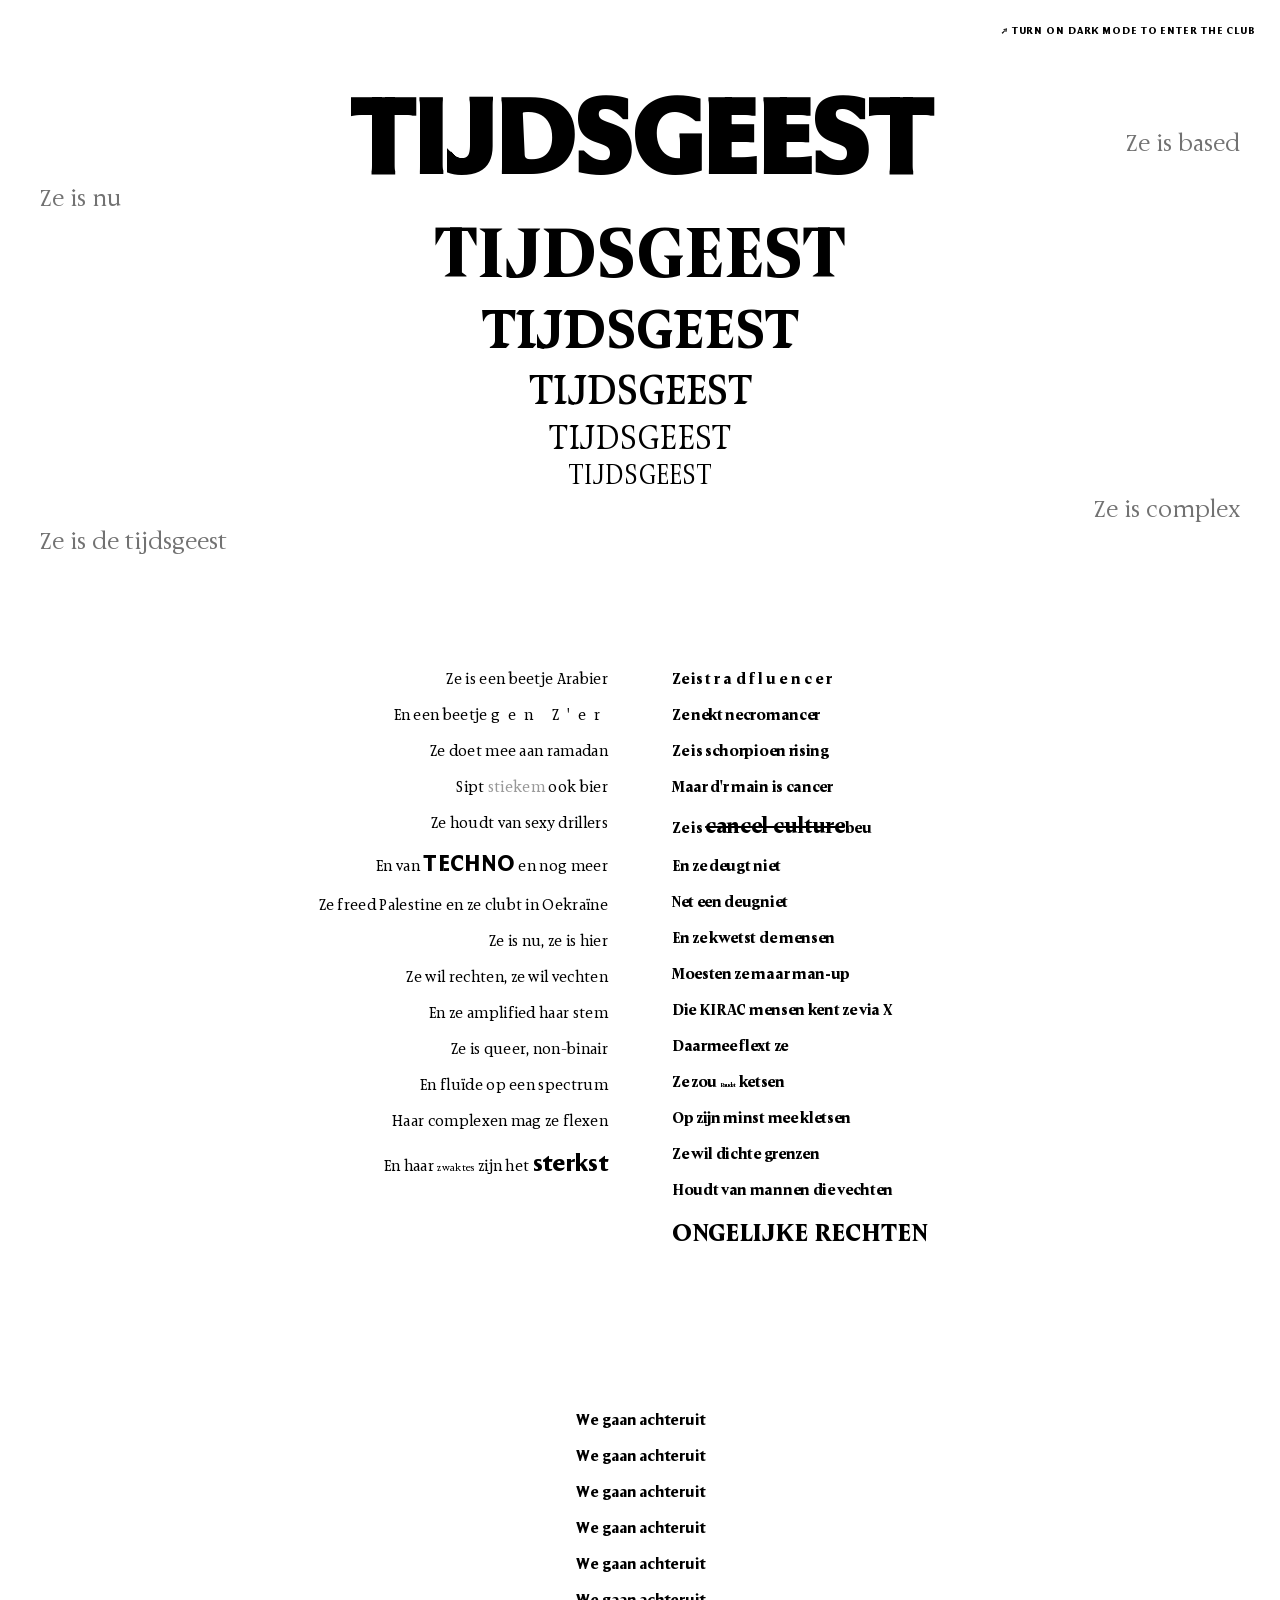
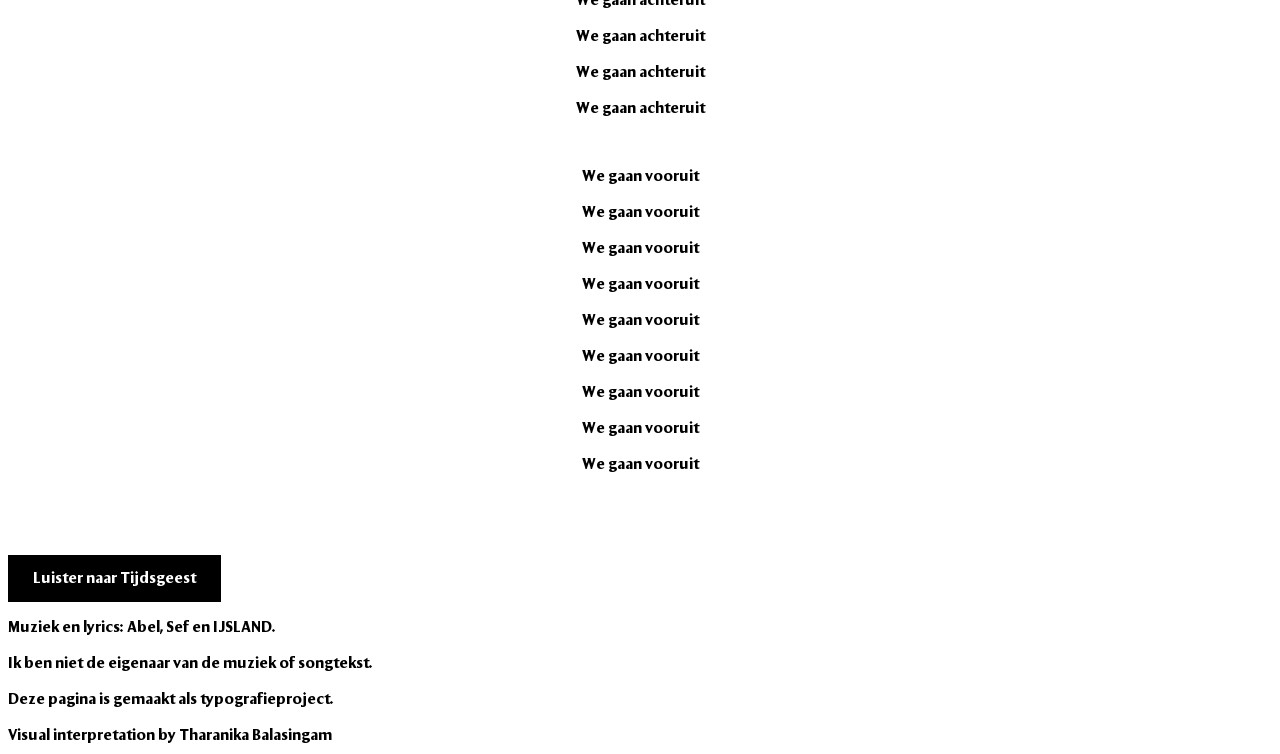
<file: assets/TIJDSGEEST/index.html>
<!doctype html>
<html lang="nl">
  <head>
    <meta charset="UTF-8" />
    <meta name="viewport" content="width=device-width, initial-scale=1.0" />
    <meta http-equiv="X-UA-Compatible" content="ie=edge" />
    <title>Tijdsgeest</title>
    <link rel="stylesheet" href="tijdsgeest.css" />
    <meta name="copyright" content="Design by Tharanika" />
    <meta name="description" content="…" />
    <meta name="keywords" content="…" />
  </head>
  <body>
    <p class="club-hint">
      <span class="hint-light">↗ TURN ON DARK MODE TO ENTER THE CLUB</span>
      <span class="hint-dark">↗ TURN OFF DARK MODE TO RETURN</span>
    </p>
    <div class="clublicht" aria-hidden="true"></div>
    <main>
      <section class="composition">
        <h1>TIJDSGEEST</h1>

        <section class="herhaling">
          <span>TIJDSGEEST</span>
          <span>TIJDSGEEST</span>
          <span>TIJDSGEEST</span>
          <span>TIJDSGEEST</span>
          <span>TIJDSGEEST</span>
        </section>

        <section class="refrein">
          <p>Ze is <span class="nu">nu</span></p>
          <p>Ze is <span class="based">based</span></p>
          <p>Ze is <span class="complex">complex</span></p>
          <p>Ze is de <span class="tijdsgeest">tijdsgeest</span></p>
        </section>
      </section>

      <section class="verses">
        <article class="verse verse--sef">
          <p>Ze is een beetje Arabier</p>
          <p>En een beetje <span class="gen-z">gen Z'er</span></p>
          <p>Ze doet mee aan ramadan</p>
          <p>Sipt <span class="stiekem">stiekem</span> ook bier</p>
          <p>Ze houdt van sexy drillers</p>
          <p>En van <span class="techno">TECHNO</span> en nog meer</p>
          <p>
            Ze freed <span class="palestine">Palestine</span> en ze clubt in
            Oekraïne
          </p>
          <p>Ze is nu, ze is hier</p>
          <p>Ze wil rechten, ze wil vechten</p>
          <p>En ze amplified haar stem</p>
          <p>Ze is queer, non-binair</p>
          <p>En <span class="fluide">fluïde</span> op een spectrum</p>
          <p>Haar complexen mag ze flexen</p>
          <p>
            En haar <span class="zwaktes">zwaktes</span> zijn het
            <span class="sterkst">sterkst</span>
          </p>
        </article>

        <article class="verse verse--abel">
          <p>Ze is <span class="tradfluencer">tradfluencer</span></p>
          <p>Ze nekt <span class="necromancer">necromancer</span></p>
          <p>
            Ze is <span class="schorpioen">schorpioen</span>
            <span class="rising">rising</span>
          </p>
          <p>Maar d'r main is cancer</p>
          <p>Ze is <span class="cancel-culture">cancel culture</span>beu</p>
          <p>En ze deugt niet</p>
          <p>Net een deugniet</p>
          <p>En ze kwetst de mensen</p>
          <p>Moesten ze maar man-up</p>
          <p>Die <span class="kirac">KIRAC</span> mensen kent ze via X</p>
          <p>Daarmee flext ze</p>
          <p>Ze zou <span class="baudet">Baudet</span> ketsen</p>
          <p>Op zijn minst mee kletsen</p>
          <p>Ze wil dichte grenzen</p>
          <p>Houdt van mannen die vechten</p>
          <p><span class="ongelijke-rechten">ONGELIJKE RECHTEN</span></p>
        </article>
      </section>

      <section class="beweging">
        <div class="achteruit">
          <p>We gaan achteruit</p>
          <p>We gaan achteruit</p>
          <p>We gaan achteruit</p>
          <p>We gaan achteruit</p>
          <p>We gaan achteruit</p>
          <p>We gaan achteruit</p>
          <p>We gaan achteruit</p>
          <p>We gaan achteruit</p>
          <p>We gaan achteruit</p>
        </div>

        <div class="vooruit">
          <p>We gaan vooruit</p>
          <p>We gaan vooruit</p>
          <p>We gaan vooruit</p>
          <p>We gaan vooruit</p>
          <p>We gaan vooruit</p>
          <p>We gaan vooruit</p>
          <p>We gaan vooruit</p>
          <p>We gaan vooruit</p>
          <p>We gaan vooruit</p>
        </div>
      </section>
    </main>

    <footer class="credits">
      <a
        class="muziek-link"
        href="https://www.youtube.com/watch?v=8NNzJ-lU4O8&list=RD8NNzJ-lU4O8&start_radio=1"
        target="_blank"
        rel="noopener noreferrer"
      >
        Luister naar Tijdsgeest
      </a>

      <p>Muziek en lyrics: Abel, Sef en IJSLAND.</p>
      <p>Ik ben niet de eigenaar van de muziek of songtekst.</p>
      <p>Deze pagina is gemaakt als typografieproject.</p>

      Visual interpretation by Tharanika Balasingam
    </footer>
  </body>
</html>
</file>
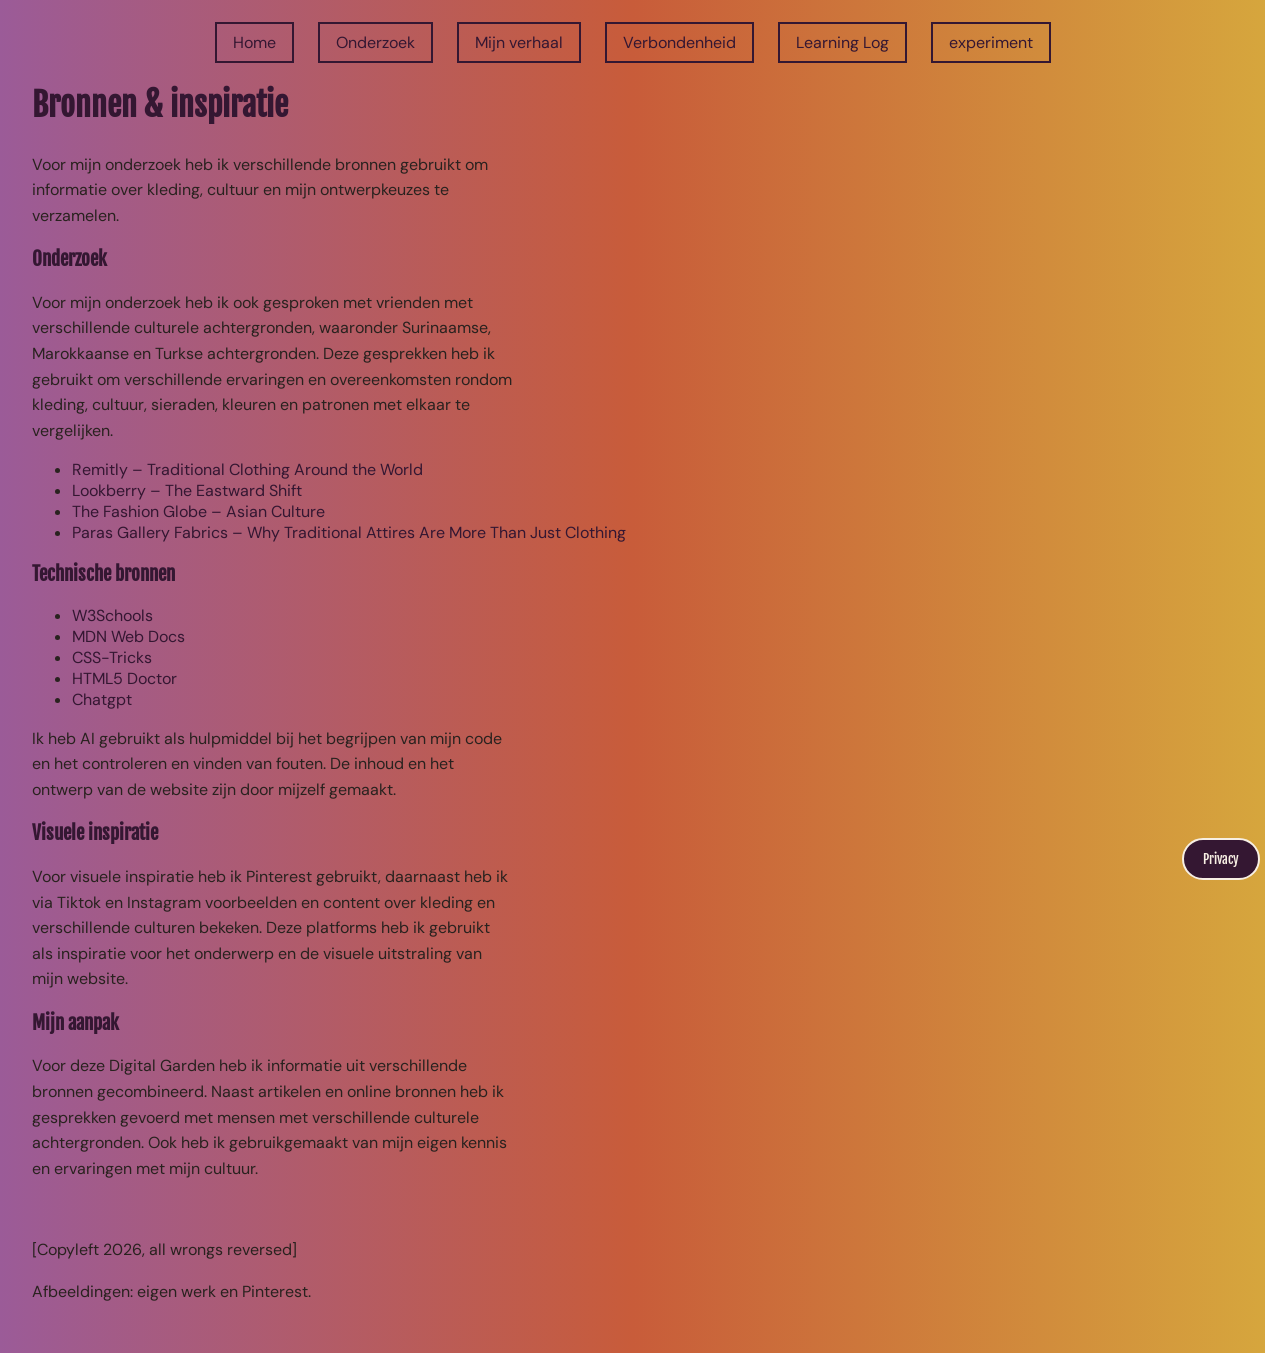
<file: log.html>
<!doctype html>
<html lang="nl">
  <head>
    <meta charset="UTF-8" />
    <meta name="viewport" content="width=device-width, initial-scale=1.0" />
    <meta name="author" content="Tharanika Balasingam" />
    <meta name="color-scheme" content="dark light" />

    <link rel="preconnect" href="https://fonts.googleapis.com" />
    <link rel="preconnect" href="https://fonts.gstatic.com" crossorigin />
    <link
      href="https://fonts.googleapis.com/css2?family=DM+Sans:ital,opsz,wght@0,9..40,100..1000;1,9..40,100..1000&family=Fjalla+One&display=swap"
      rel="stylesheet"
    />
    <title>Onderzoek - Kleding & Cultuur</title>
    <script src="./assets/js/scripts.js" defer></script>

    <link rel="stylesheet" href="./assets/style/normal.css" />
  </head>
  <body>
    <nav>
      <button class="menu-button" type="button" onclick="toggleMenu()">
        ☶
      </button>

      <ul>
        <li><a href="./index.html">Home</a></li>
        <li><a href="./log.html">Onderzoek</a></li>
        <li><a href="./research.html">Mijn verhaal</a></li>
        <li><a href="./story.html">Verbondenheid</a></li>
        <li>
          <a href="https://github.com/Tharanika222/sandbox/blob/main/README.md"
            >Learning Log</a
          >
        </li>
        <li><a href="./assets/TIJDSGEEST/index.html">experiment</a></li>
      </ul>
    </nav>

    <button
      class="privacy-button"
      commandfor="cookieModal"
      command="show-modal"
    >
      Privacy
    </button>

    <section class="bronnen">
      <h2>Bronnen & inspiratie</h2>

      <p>
        Voor mijn onderzoek heb ik verschillende bronnen gebruikt om informatie
        over kleding, cultuur en mijn ontwerpkeuzes te verzamelen.
      </p>

      <h3>Onderzoek</h3>
      <p>
        Voor mijn onderzoek heb ik ook gesproken met vrienden met verschillende
        culturele achtergronden, waaronder Surinaamse, Marokkaanse en Turkse
        achtergronden. Deze gesprekken heb ik gebruikt om verschillende
        ervaringen en overeenkomsten rondom kleding, cultuur, sieraden, kleuren
        en patronen met elkaar te vergelijken.
      </p>

      <ul>
        <li>
          <a
            href="https://www.remitly.com/blog/en-gb/culture/traditional-clothing-around-the-world/"
            target="_blank"
            rel="noopener noreferrer"
          >
            Remitly – Traditional Clothing Around the World
          </a>
        </li>
        <li>
          <a
            href="https://www.lookberry.com/blog/the-eastward-shift-why-asian-street-style-now-dominates-global-fashion"
            target="_blank"
            >Lookberry – The Eastward Shift</a
          >
        </li>
        <li>
          <a
            href="https://thefashionglobe.com/asian-culture/"
            target="_blank"
            rel="noopener noreferrer"
          >
            The Fashion Globe – Asian Culture
          </a>
        </li>
        <li>
          <a
            href="https://parasgalleryfabrics.com/blogs/news/why-traditional-attires-are-more-than-just-clothing-a-cultural-perspective"
            target="_blank"
            >Paras Gallery Fabrics – Why Traditional Attires Are More Than Just
            Clothing</a
          >
        </li>
      </ul>

      <h3>Technische bronnen</h3>
      <ul>
        <li>
          <a href="https://www.w3schools.com/" target="_blank">W3Schools</a>
        </li>
        <li>
          <a href="https://developer.mozilla.org/en-US/" target="_blank"
            >MDN Web Docs</a
          >
        </li>
        <li>
          <a href="https://css-tricks.com/" target="_blank">CSS-Tricks</a>
        </li>
        <li>
          <a href="https://html5doctor.com/element-index/#s" target="_blank"
            >HTML5 Doctor</a
          >
        </li>
        <li><a href="https://chatgpt.com/" target="_blank">Chatgpt</a></li>
      </ul>

      <p>
        Ik heb AI gebruikt als hulpmiddel bij het begrijpen van mijn code en het
        controleren en vinden van fouten. De inhoud en het ontwerp van de
        website zijn door mijzelf gemaakt.
      </p>

      <h3>Visuele inspiratie</h3>
      <p>
        Voor visuele inspiratie heb ik Pinterest gebruikt, daarnaast heb ik via
        Tiktok en Instagram voorbeelden en content over kleding en verschillende
        culturen bekeken. Deze platforms heb ik gebruikt als inspiratie voor het
        onderwerp en de visuele uitstraling van mijn website.
      </p>

      <h3>Mijn aanpak</h3>
      <p>
        Voor deze Digital Garden heb ik informatie uit verschillende bronnen
        gecombineerd. Naast artikelen en online bronnen heb ik gesprekken
        gevoerd met mensen met verschillende culturele achtergronden. Ook heb ik
        gebruikgemaakt van mijn eigen kennis en ervaringen met mijn cultuur.
      </p>
    </section>

    <footer>
      <p>[Copyleft 2026, all wrongs reversed]</p>
      <p>Afbeeldingen: eigen werk en Pinterest.</p>
    </footer>

    <dialog id="cookieModal">
      <form id="cookieForm">
        <h2>Privacy & cookies</h2>

        <p>
          Op deze website worden enkele diensten gebruikt. Hieronder kun je zien
          welke noodzakelijk zijn en voor welke onderdelen je zelf een keuze
          kunt maken.
        </p>

        <section>
          <h3>Noodzakelijk</h3>

          <label>
            <input type="checkbox" checked disabled />
            GitHub Pages
          </label>

          <p>
            GitHub Pages is nodig om deze website te hosten en kan daarom niet
            worden uitgeschakeld.
          </p>
        </section>

        <section>
          <h3>Optioneel</h3>

          <label>
            <input type="checkbox" name="webring" id="webringCheckbox" />
            Webring
          </label>

          <p>
            Met de webring kun je andere Digital Gardens ontdekken en tussen
            verschillende websites navigeren.
          </p>
        </section>

        <button type="submit" name="action" value="save">Opslaan</button>

        <button type="submit" name="action" value="reject">Weigeren</button>
      </form>
    </dialog>
  </body>
</html>
</file>
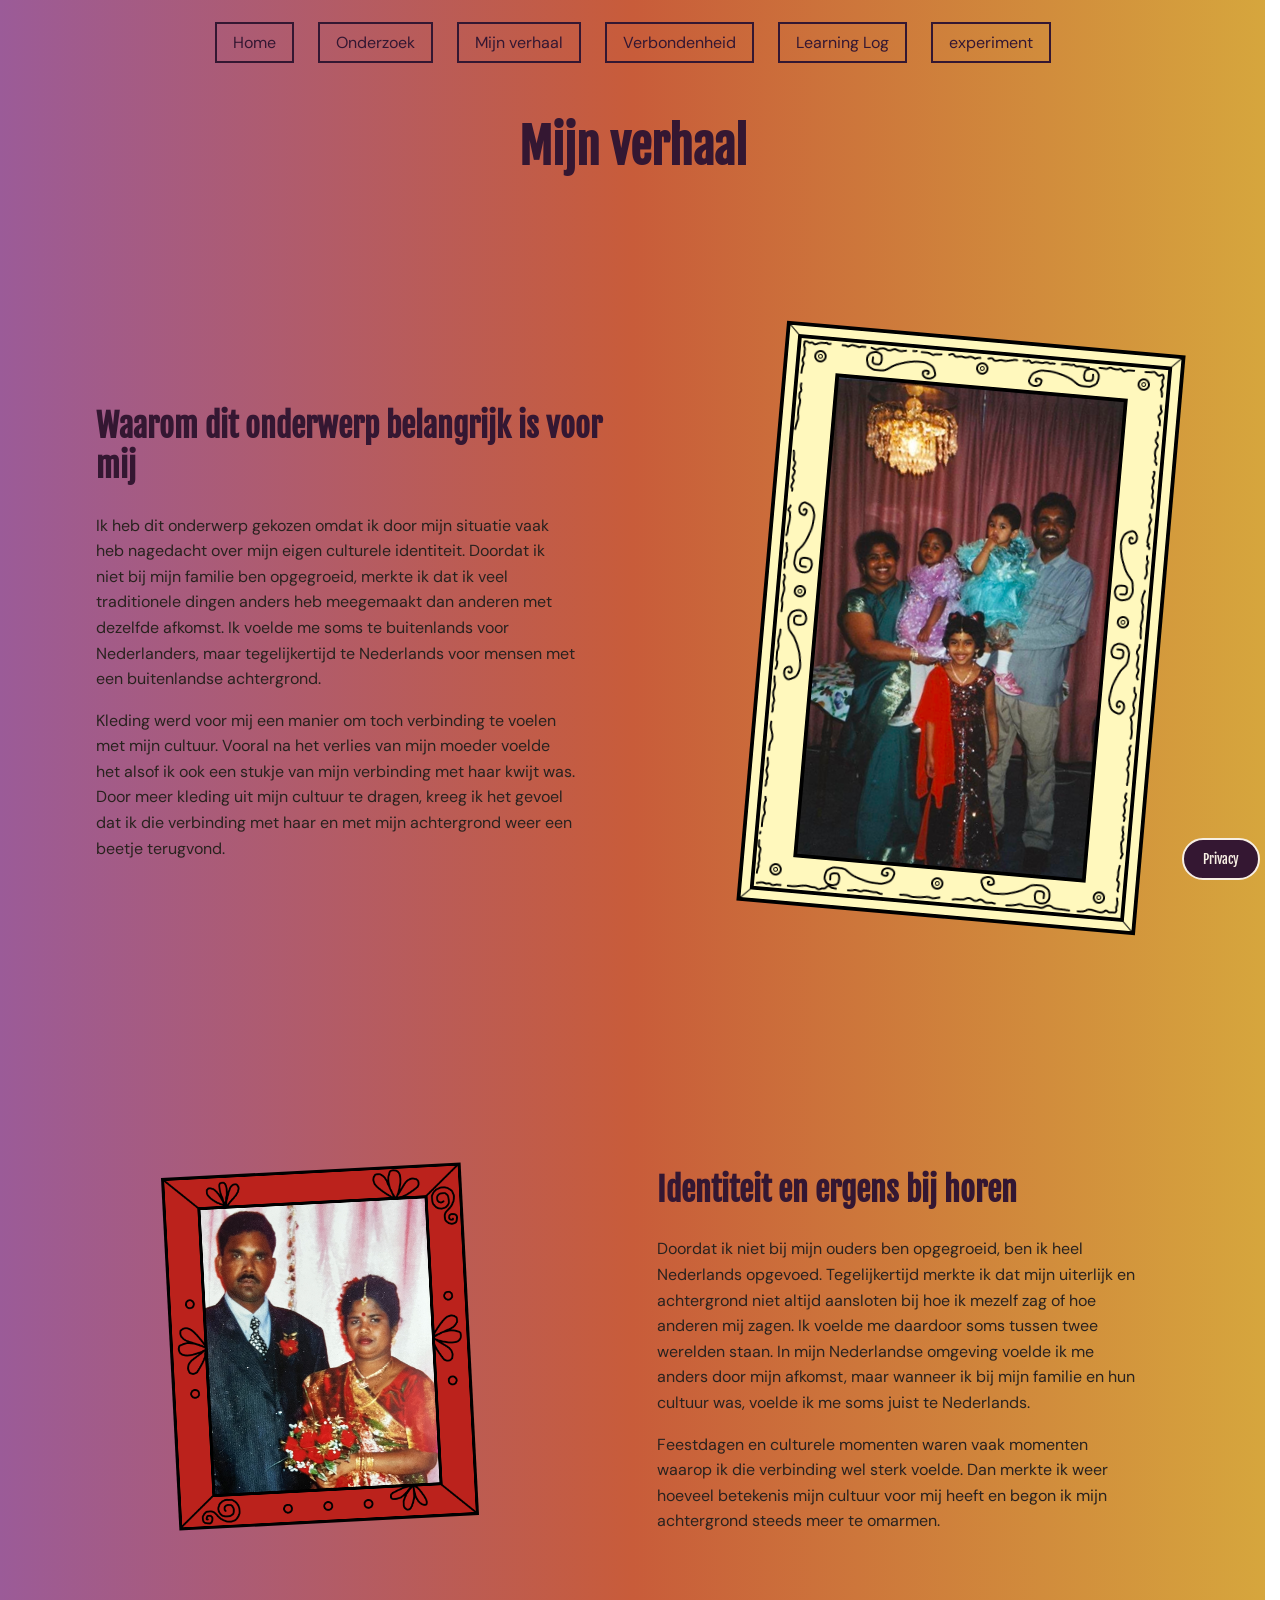
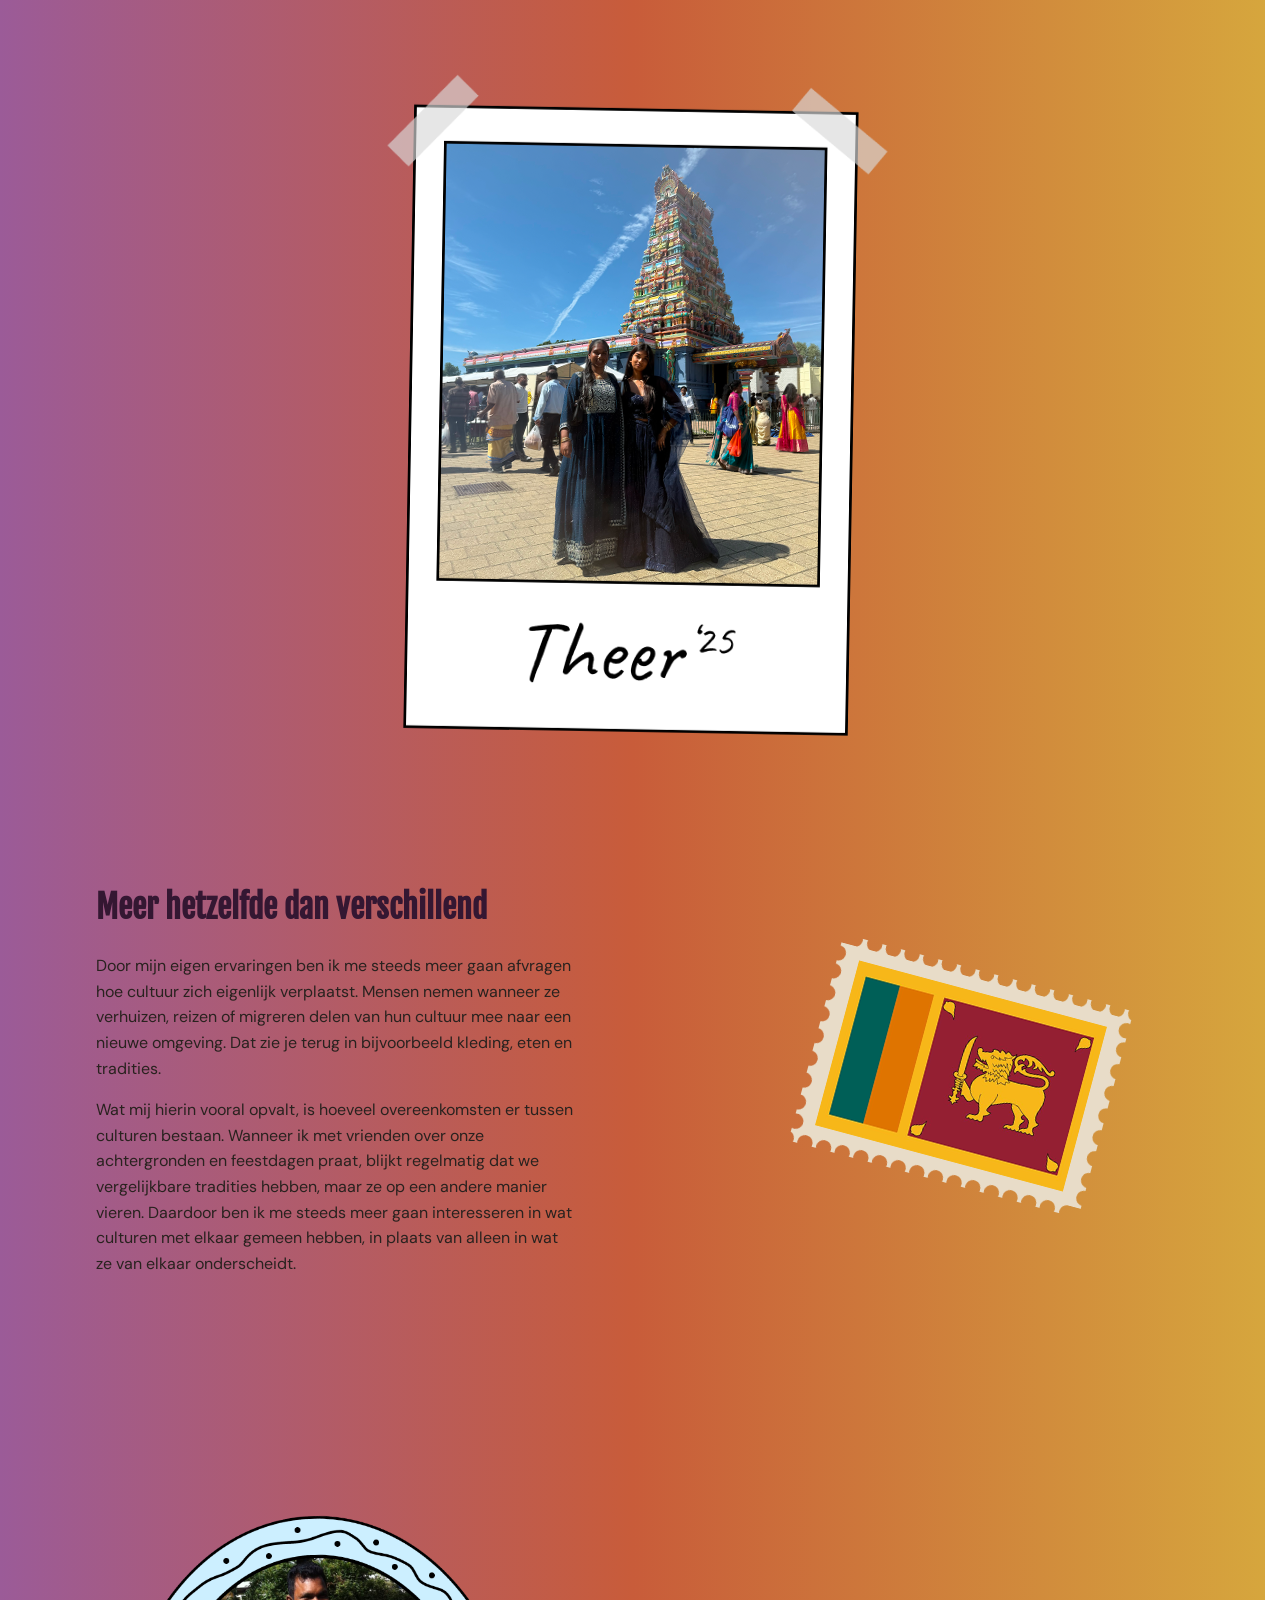
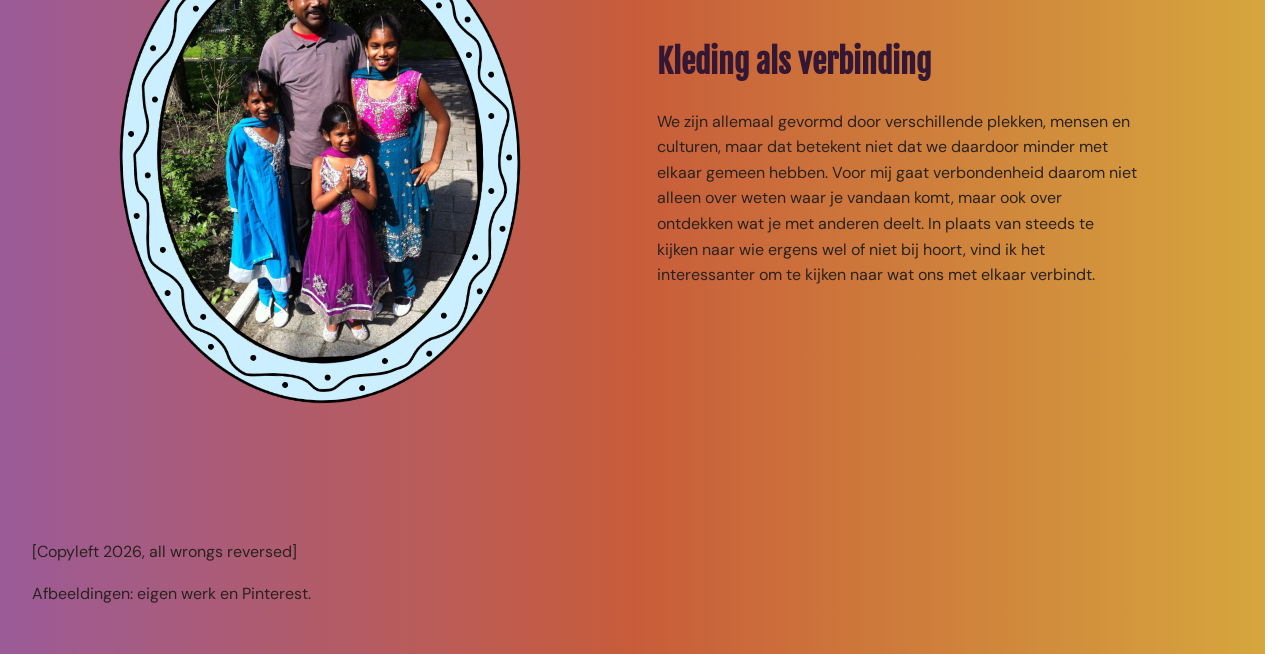
<file: research.html>
<!doctype html>
<html lang="nl">
  <head>
    <meta charset="UTF-8" />
    <meta name="viewport" content="width=device-width, initial-scale=1.0" />
    <meta name="author" content="Tharanika Balasingam" />
    <meta name="color-scheme" content="dark light" />

    <link rel="preconnect" href="https://fonts.googleapis.com" />
    <link rel="preconnect" href="https://fonts.gstatic.com" crossorigin />
    <link
      href="https://fonts.googleapis.com/css2?family=DM+Sans:ital,opsz,wght@0,9..40,100..1000;1,9..40,100..1000&family=Fjalla+One&display=swap"
      rel="stylesheet"
    />
    <title>Mijn verhaal - Kleding & Cultuur</title><script
     src="./assets/js/scripts.js" defer></script>

    <link rel="stylesheet" href="./assets/style/normal.css" />
  </head>
   <nav>
      <button class="menu-button" type="button" onclick="toggleMenu()">
        ☶
      </button>

      <ul>
        <li><a href="./index.html">Home</a></li>
        <li><a href="./log.html">Onderzoek</a></li>
        <li><a href="./research.html">Mijn verhaal</a></li>
        <li><a href="./story.html">Verbondenheid</a></li>
        <li>
          <a href="https://github.com/Tharanika222/sandbox/blob/main/README.md">Learning Log</a>
        </li>
        <li><a href="./assets/TIJDSGEEST/index.html">experiment</a></li>
      </ul>
    </nav>

    
    <button
      class="privacy-button"
      commandfor="cookieModal"
      command="show-modal"
    >
      Privacy
    </button>

   <main class="mijn-verhaal">
  <h1>Mijn verhaal</h1>

 <section class="verhaal-blok tekst-links tekst-links-binnen">
    <div class="verhaal-tekst">
      <h2>Waarom dit onderwerp belangrijk is voor mij</h2>

      <p>
        Ik heb dit onderwerp gekozen omdat ik door mijn situatie vaak heb
        nagedacht over mijn eigen culturele identiteit. Doordat ik niet bij
        mijn familie ben opgegroeid, merkte ik dat ik veel traditionele dingen
        anders heb meegemaakt dan anderen met dezelfde afkomst. Ik voelde me
        soms te buitenlands voor Nederlanders, maar tegelijkertijd te
        Nederlands voor mensen met een buitenlandse achtergrond.
      </p>

      <p>
        Kleding werd voor mij een manier om toch verbinding te voelen met mijn
        cultuur. Vooral na het verlies van mijn moeder voelde het alsof ik ook
        een stukje van mijn verbinding met haar kwijt was. Door meer kleding
        uit mijn cultuur te dragen, kreeg ik het gevoel dat ik die verbinding
        met haar en met mijn achtergrond weer een beetje terugvond.
      </p>
    </div>

    <figure class="foto-verhaal goud">
      <img src="./assets/fotolijstje-goud.png" alt="Mijn familie" />
      <figcaption class="foto-tekst"></figcaption>
    </figure>
  </section>

  <section class="verhaal-blok foto-links">
    <figure class="foto-verhaal rood">
      <img src="./assets/rode-foto.png" alt="Mijn ouders" />
      <figcaption class="foto-tekst"></figcaption>
    </figure>

    <div class="verhaal-tekst">
      <h2>Identiteit en ergens bij horen</h2>

      <p>
        Doordat ik niet bij mijn ouders ben opgegroeid, ben ik heel Nederlands
        opgevoed. Tegelijkertijd merkte ik dat mijn uiterlijk en achtergrond
        niet altijd aansloten bij hoe ik mezelf zag of hoe anderen mij zagen.
        Ik voelde me daardoor soms tussen twee werelden staan. In mijn
        Nederlandse omgeving voelde ik me anders door mijn afkomst, maar
        wanneer ik bij mijn familie en hun cultuur was, voelde ik me soms
        juist te Nederlands.
      </p>

      <p>
        Feestdagen en culturele momenten waren vaak momenten waarop ik die
        verbinding wel sterk voelde. Dan merkte ik weer hoeveel betekenis mijn
        cultuur voor mij heeft en begon ik mijn achtergrond steeds meer te
        omarmen.
      </p>
    </div>
  </section>

  <section class="foto-verhaal polaroid">
    <img src="./assets/polaroid.png" alt="Theer festival" />
    <figcaption class="foto-tekst"></figcaption>
  </section>

  <section class="verhaal-blok tekst-links tekst-links-binnen">
    <div class="verhaal-tekst">
      <h2>Meer hetzelfde dan verschillend</h2>

      <p>
        Door mijn eigen ervaringen ben ik me steeds meer gaan afvragen hoe
        cultuur zich eigenlijk verplaatst. Mensen nemen wanneer ze verhuizen,
        reizen of migreren delen van hun cultuur mee naar een nieuwe omgeving.
        Dat zie je terug in bijvoorbeeld kleding, eten en tradities.
      </p>

      <p>
        Wat mij hierin vooral opvalt, is hoeveel overeenkomsten er tussen
        culturen bestaan. Wanneer ik met vrienden over onze achtergronden en
        feestdagen praat, blijkt regelmatig dat we vergelijkbare tradities
        hebben, maar ze op een andere manier vieren. Daardoor ben ik me steeds
        meer gaan interesseren in wat culturen met elkaar gemeen hebben, in
        plaats van alleen in wat ze van elkaar onderscheidt.
      </p>
    </div>

    <figure class="foto-verhaal postzegel">
      <img src="./assets/postzegel.png" alt="Sri Lanka" />
      <figcaption class="foto-tekst"></figcaption>
    </figure>
  </section>

  <section class="verhaal-blok foto-links">
    <figure class="foto-verhaal blauwe">
      <img
        src="./assets/blauwe-fotolijst.png"
        alt="Traditionele kleding"
      />
      <figcaption class="foto-tekst"></figcaption>
    </figure>

    <div class="verhaal-tekst">
      <h2>Kleding als verbinding</h2>

      <p>
        We zijn allemaal gevormd door verschillende plekken, mensen en
        culturen, maar dat betekent niet dat we daardoor minder met elkaar
        gemeen hebben. Voor mij gaat verbondenheid daarom niet alleen over
        weten waar je vandaan komt, maar ook over ontdekken wat je met anderen
        deelt. In plaats van steeds te kijken naar wie ergens wel of niet bij
        hoort, vind ik het interessanter om te kijken naar wat ons met elkaar
        verbindt.
      </p>
    </div>
  </section>
</main>

    <footer> <p>[Copyleft 2026, all wrongs reversed]</p>
      <p>Afbeeldingen: eigen werk en Pinterest.</p></footer>

    
    <dialog id="cookieModal">
      <form id="cookieForm">
        <h2>Privacy & cookies</h2>

        <p>
          Op deze website worden enkele diensten gebruikt. Hieronder kun je zien
          welke noodzakelijk zijn en voor welke onderdelen je zelf een keuze
          kunt maken.
        </p>

        <section>
          <h3>Noodzakelijk</h3>

          <label>
            <input type="checkbox" checked disabled />
            GitHub Pages
          </label>

          <p>
            GitHub Pages is nodig om deze website te hosten en kan daarom niet
            worden uitgeschakeld.
          </p>
        </section>

        <section>
          <h3>Optioneel</h3>

          <label>
            <input type="checkbox" name="webring" id="webringCheckbox" />
            Webring
          </label>

          <p>
            Met de webring kun je andere Digital Gardens ontdekken en tussen
            verschillende websites navigeren.
          </p>
        </section>

        <button type="submit" name="action" value="save">Opslaan</button>

        <button type="submit" name="action" value="reject">Weigeren</button>
      </form>
    </dialog>
  </body>
</html>
</file>
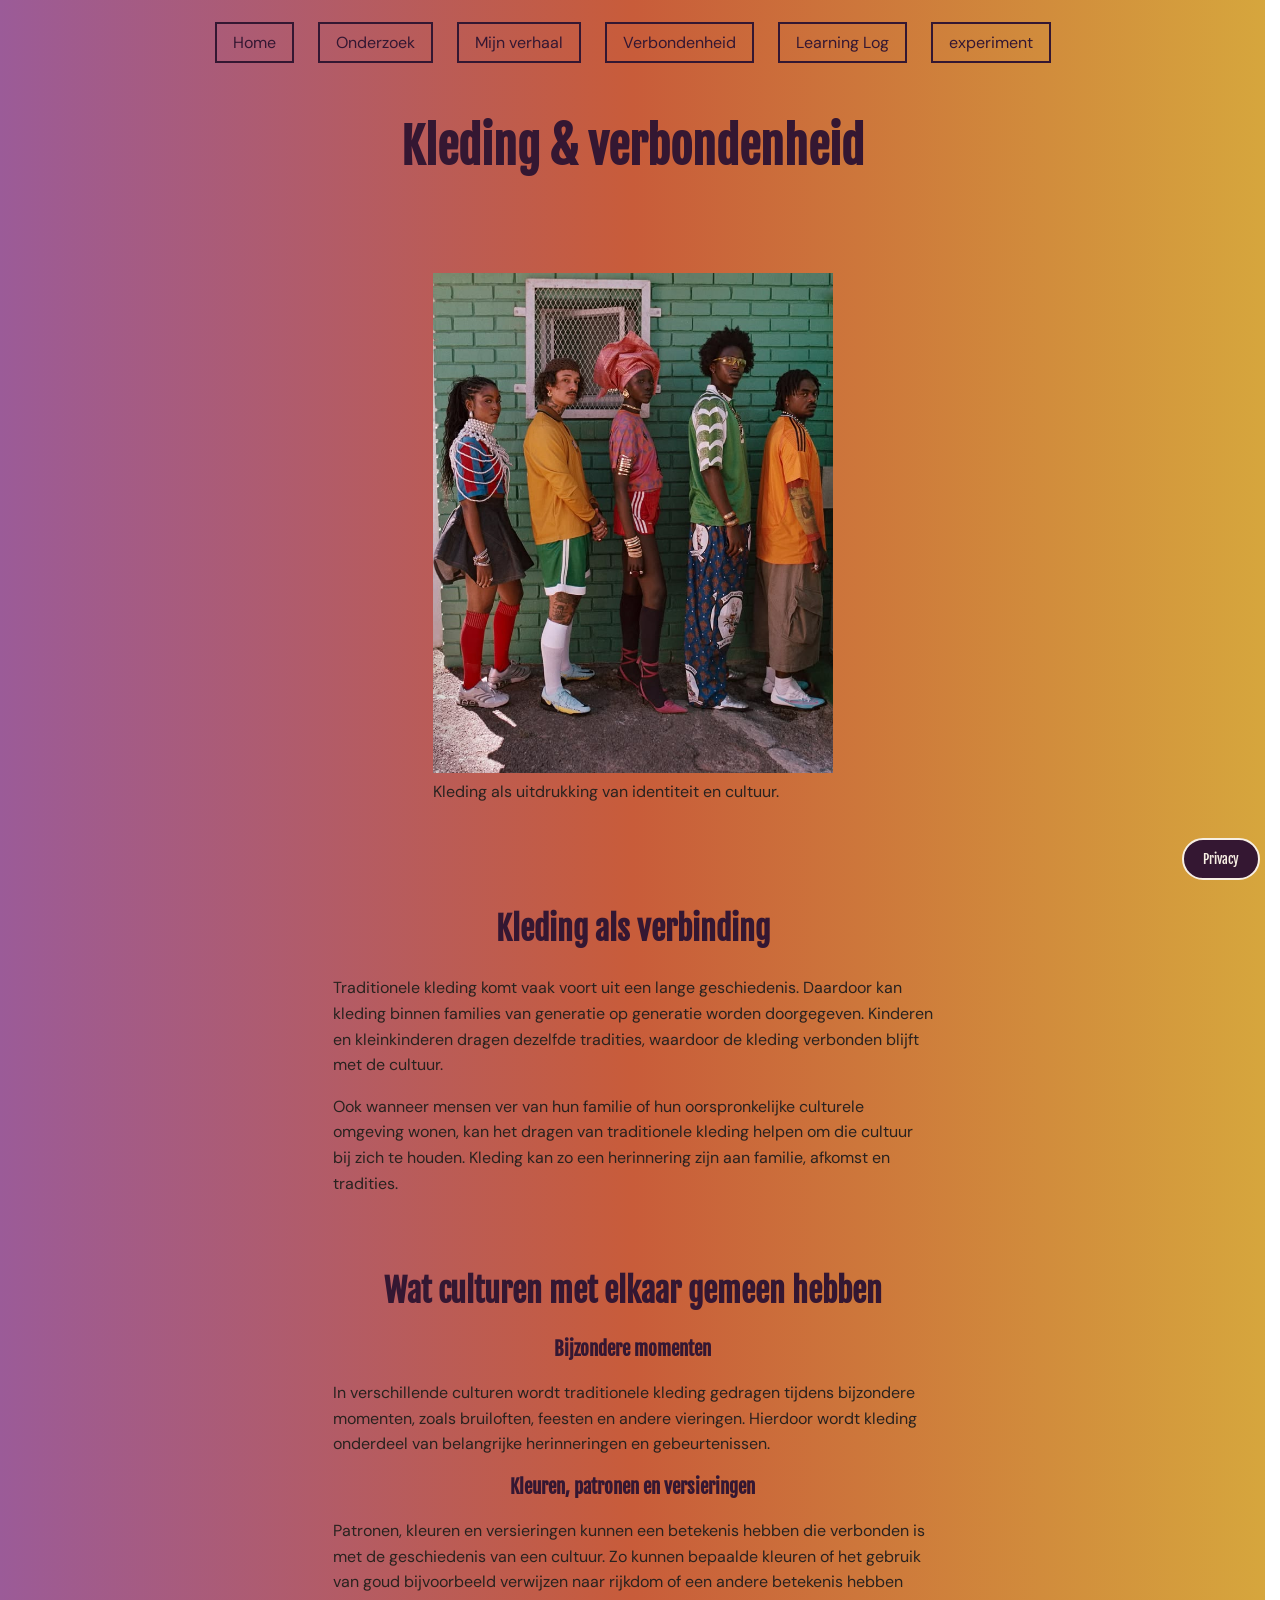
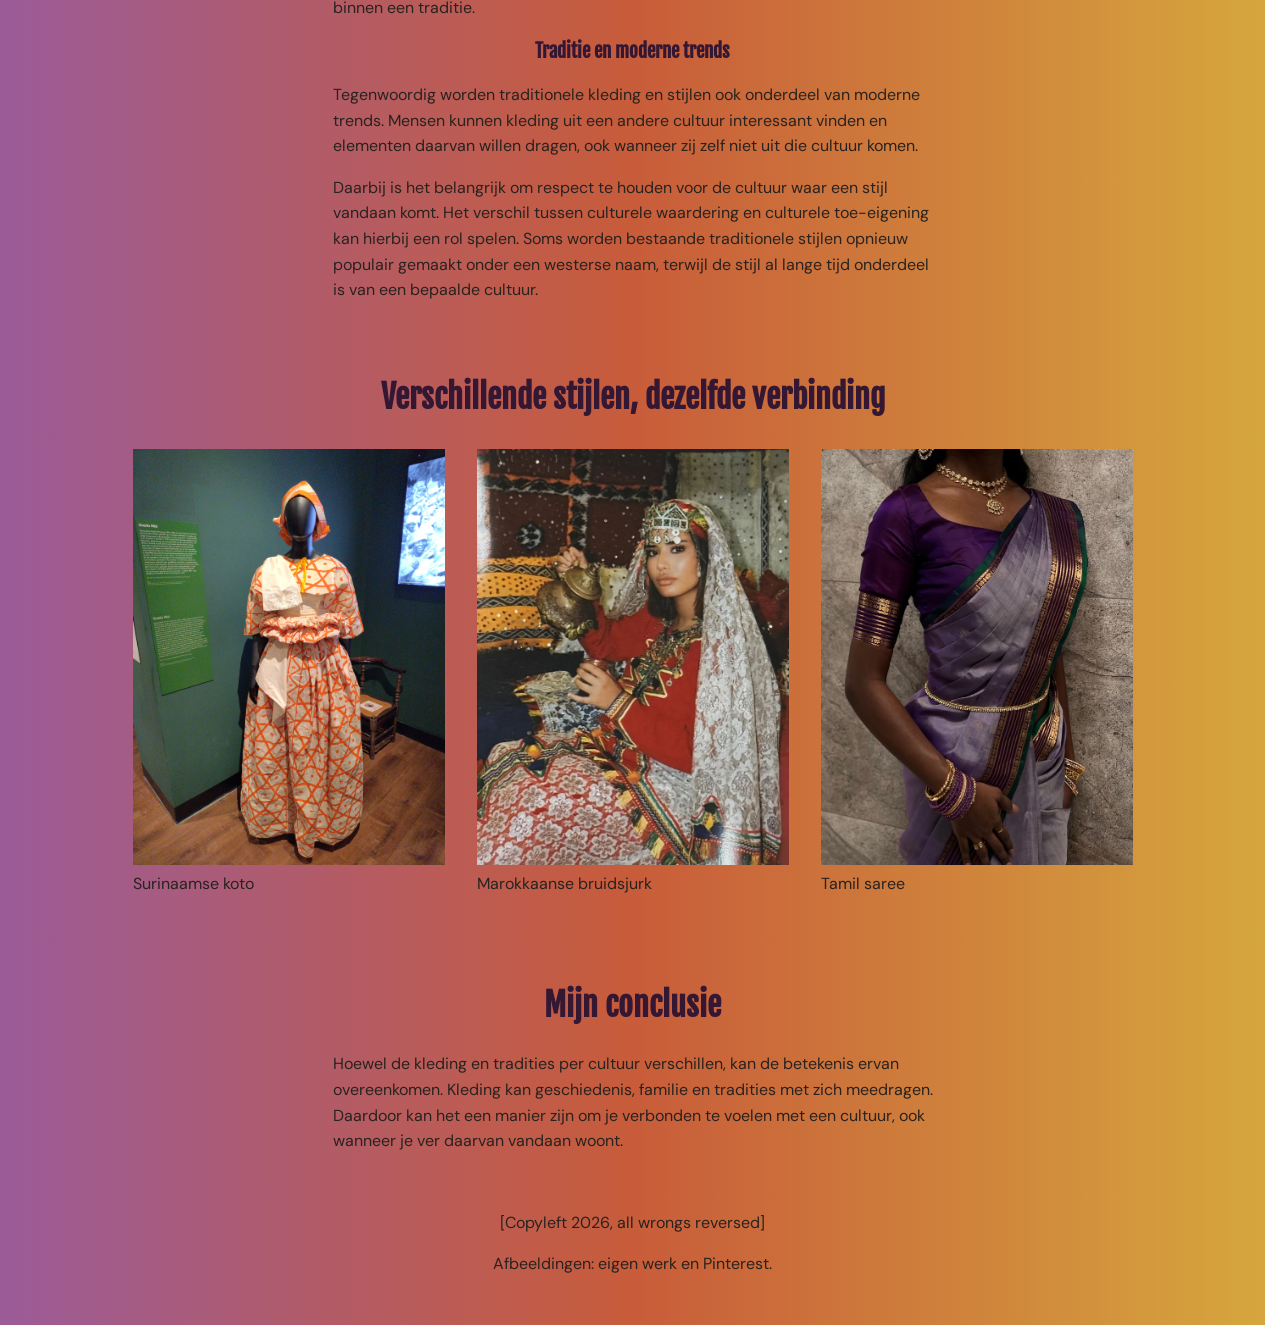
<file: story.html>
<!doctype html>
<html lang="nl">
  <head>
    <meta charset="UTF-8" />
    <meta name="viewport" content="width=device-width, initial-scale=1.0" />
    <meta name="author" content="Tharanika Balasingam" />
    <meta name="color-scheme" content="dark light" />

    <link rel="preconnect" href="https://fonts.googleapis.com" />
    <link rel="preconnect" href="https://fonts.gstatic.com" crossorigin />
    <link
      href="https://fonts.googleapis.com/css2?family=DM+Sans:ital,opsz,wght@0,9..40,100..1000;1,9..40,100..1000&family=Fjalla+One&display=swap"
      rel="stylesheet"
    />
    <title>Verbondenheid - Kleding & Cultuur</title>
    <script src="./assets/js/scripts.js" defer></script>

    <link rel="stylesheet" href="./assets/style/normal.css" />
  </head>
  <body>
    <nav>
      <button class="menu-button" type="button" onclick="toggleMenu()">
        ☶
      </button>

      <ul>
        <li><a href="./index.html">Home</a></li>
        <li><a href="./log.html">Onderzoek</a></li>
        <li><a href="./research.html">Mijn verhaal</a></li>
        <li><a href="./story.html">Verbondenheid</a></li>
        <li>
          <a href="https://github.com/Tharanika222/sandbox/blob/main/README.md"
            >Learning Log</a
          >
        </li>
        <li><a href="./assets/TIJDSGEEST/index.html">experiment</a></li>
      </ul>
    </nav>

    <button
      class="privacy-button"
      commandfor="cookieModal"
      command="show-modal"
    >
      Privacy
    </button>

    <main class="verbondenheid">
      <h1 class="verbondenheid-titel">Kleding & verbondenheid</h1>

      <figure class="intro-foto">
        <img
          src="./assets/Threads of  Culture.jpeg"
          alt="Mensen uit verschillende culturen in traditionele kleding"
        />
        <figcaption>
          Kleding als uitdrukking van identiteit en cultuur.
        </figcaption>
      </figure>
      <section>
        <h2>Kleding als verbinding</h2>
        <p>
          Traditionele kleding komt vaak voort uit een lange geschiedenis.
          Daardoor kan kleding binnen families van generatie op generatie worden
          doorgegeven. Kinderen en kleinkinderen dragen dezelfde tradities,
          waardoor de kleding verbonden blijft met de cultuur.
        </p>

        <p>
          Ook wanneer mensen ver van hun familie of hun oorspronkelijke
          culturele omgeving wonen, kan het dragen van traditionele kleding
          helpen om die cultuur bij zich te houden. Kleding kan zo een
          herinnering zijn aan familie, afkomst en tradities.
        </p>
      </section>

      <section>
        <h2>Wat culturen met elkaar gemeen hebben</h2>

        <h3>Bijzondere momenten</h3>
        <p>
          In verschillende culturen wordt traditionele kleding gedragen tijdens
          bijzondere momenten, zoals bruiloften, feesten en andere vieringen.
          Hierdoor wordt kleding onderdeel van belangrijke herinneringen en
          gebeurtenissen.
        </p>

        <h3>Kleuren, patronen en versieringen</h3>
        <p>
          Patronen, kleuren en versieringen kunnen een betekenis hebben die
          verbonden is met de geschiedenis van een cultuur. Zo kunnen bepaalde
          kleuren of het gebruik van goud bijvoorbeeld verwijzen naar rijkdom of
          een andere betekenis hebben binnen een traditie.
        </p>

        <h3>Traditie en moderne trends</h3>
        <p>
          Tegenwoordig worden traditionele kleding en stijlen ook onderdeel van
          moderne trends. Mensen kunnen kleding uit een andere cultuur
          interessant vinden en elementen daarvan willen dragen, ook wanneer zij
          zelf niet uit die cultuur komen.
        </p>

        <p>
          Daarbij is het belangrijk om respect te houden voor de cultuur waar
          een stijl vandaan komt. Het verschil tussen culturele waardering en
          culturele toe-eigening kan hierbij een rol spelen. Soms worden
          bestaande traditionele stijlen opnieuw populair gemaakt onder een
          westerse naam, terwijl de stijl al lange tijd onderdeel is van een
          bepaalde cultuur.
        </p>
      </section>

      <section>
        <h2>Verschillende stijlen, dezelfde verbinding</h2>

        <div class="cultuur-fotos">
          <figure>
            <img
              src="./assets/surinaamse koto.JPG"
              alt="Traditionele Surinaamse koto"
            />
            <figcaption>Surinaamse koto</figcaption>
          </figure>

          <figure>
            <img
              src="./assets/marrokaans.jpeg"
              alt="Traditionele Marokkaanse kleding"
            />
            <figcaption>Marokkaanse bruidsjurk</figcaption>
          </figure>

          <figure>
            <img
              src="./assets/tamilsaree.jpeg"
              alt="Traditionele Tamil kleding"
            />
            <figcaption>Tamil saree</figcaption>
          </figure>
        </div>
      </section>

      <section>
        <h2>Mijn conclusie</h2>
        <p>
          Hoewel de kleding en tradities per cultuur verschillen, kan de
          betekenis ervan overeenkomen. Kleding kan geschiedenis, familie en
          tradities met zich meedragen. Daardoor kan het een manier zijn om je
          verbonden te voelen met een cultuur, ook wanneer je ver daarvan
          vandaan woont.
        </p>
      </section>
    </main>

    <footer class="verbondenheid">
      <p>[Copyleft 2026, all wrongs reversed]</p>
      <p>Afbeeldingen: eigen werk en Pinterest.</p>
    </footer>

    <dialog id="cookieModal">
      <form id="cookieForm">
        <h2>Privacy & cookies</h2>

        <p>
          Op deze website worden enkele diensten gebruikt. Hieronder kun je zien
          welke noodzakelijk zijn en voor welke onderdelen je zelf een keuze
          kunt maken.
        </p>

        <section>
          <h3>Noodzakelijk</h3>

          <label>
            <input type="checkbox" checked disabled />
            GitHub Pages
          </label>

          <p>
            GitHub Pages is nodig om deze website te hosten en kan daarom niet
            worden uitgeschakeld.
          </p>
        </section>

        <section>
          <h3>Optioneel</h3>

          <label>
            <input type="checkbox" name="webring" id="webringCheckbox" />
            Webring
          </label>

          <p>
            Met de webring kun je andere Digital Gardens ontdekken en tussen
            verschillende websites navigeren.
          </p>
        </section>

        <button type="submit" name="action" value="save">Opslaan</button>

        <button type="submit" name="action" value="reject">Weigeren</button>
      </form>
    </dialog>
  </body>
</html>
</file>
<file: assets/TIJDSGEEST/tijdsgeest.css>
/* MARK: fonts */
@font-face {
  font-family: "Seraphs";
  src: url("font/SeraphsVF.woff2") format("woff2"); /* Modern Browsers */
}

:root {
  color-scheme: light dark;
  --background: white;
  --text: black;
}

body {
  font-family: "Seraphs";
  background-color: var(--background);
  color: var(--text);
}

@media (prefers-color-scheme: dark) {
  :root {
    --background: black;
    --text: white;
  }
}

main {
  display: grid;
  justify-items: center;
  align-content: start;
  min-height: 100vh;
  padding: 4rem 1.5rem;
  gap: 2rem;
}

h1 {
  font-size: clamp(3.5rem, 9vw, 8rem);
  margin: 0;
  text-align: center;

  position: relative;
  z-index: 10;

  font-variation-settings:
    "wght" 200,
    "SRFS" 0;
  transition-duration: 3s;
}

h1:hover {
  font-variation-settings:
    "wght" 100,
    "SRFS" 60;
}

.composition h1 {
  grid-column: 2;
  grid-row: 1;
}

.composition .herhaling {
  grid-column: 2;
  grid-row: 2;
}

.composition {
  display: grid;
  grid-template-columns: minmax(0, 1fr) minmax(0, 2fr) minmax(0, 1fr);
  grid-template-rows: auto auto auto auto;
  align-items: center;
  width: 100%;
  max-width: 1200px;
  margin-inline: auto;
  position: relative;
}

.herhaling {
  display: grid;
  justify-items: center;
  gap: 0;
  width: 100%;
  line-height: 1.1;
}

.herhaling span:nth-of-type(1) {
  font-size: clamp(2.5rem, 6vw, 5rem);
  font-variation-settings:
    "wght" 200,
    "SRFS" 30;
}

.herhaling span:nth-of-type(2) {
  font-size: clamp(2rem, 4.8vw, 4rem);
  font-variation-settings:
    "wght" 170,
    "SRFS" 60;
}

.herhaling span:nth-of-type(3) {
  font-size: clamp(1.75rem, 3.6vw, 3rem);
  font-variation-settings:
    "wght" 130,
    "SRFS" 90;
}

.herhaling span:nth-of-type(4) {
  font-size: clamp(1.5rem, 3vw, 2.5rem);
  font-variation-settings:
    "wght" 100,
    "SRFS" 60;
}

.herhaling span:nth-of-type(5) {
  font-size: clamp(1.25rem, 2.4vw, 2rem);
  font-variation-settings:
    "wght" 70,
    "SRFS" 30;
}

.refrein {
  display: contents;
}

.refrein p {
  margin: 0;
  font-size: clamp(1rem, 2vw, 1.75rem);
  opacity: 0.55;

  font-variation-settings:
    "wght" 110,
    "SRFS" 10;

  transition:
    opacity 0.8s ease,
    font-variation-settings 1.5s ease;
}

.refrein p:hover {
  opacity: 1;
}

.refrein p:nth-of-type(1) {
  grid-column: 1;
  grid-row: 1;
  justify-self: start;
  align-self: end;
}

.refrein p:nth-of-type(1):hover {
  font-variation-settings:
    "wght" 160,
    "SRFS" 20;
}

.refrein p:nth-of-type(2) {
  grid-column: 3;
  grid-row: 1;
  justify-self: end;
  align-self: center;
}

.refrein p:nth-of-type(2):hover {
  font-variation-settings:
    "wght" 200,
    "SRFS" 10;
}

.refrein p:nth-of-type(3) {
  grid-column: 3;
  grid-row: 3;
  justify-self: end;
  align-self: center;
}

.refrein p:nth-of-type(3):hover {
  font-variation-settings:
    "wght" 100,
    "SRFS" 60;
}

.refrein p:nth-of-type(4) {
  grid-column: 1;
  grid-row: 4;
  justify-self: start;
  align-self: start;
}

.refrein p:nth-of-type(4):hover {
  font-variation-settings:
    "wght" 200,
    "SRFS" 60;
}

@keyframes --tekst-verschijnt {
  0% {
    opacity: 0;
    translate: -40px 0;
  }

  100% {
    opacity: 1;
    translate: 0 0;
  }
}

.verses {
  display: grid;
  grid-template-columns: 1fr 1fr;
  column-gap: 4rem;
  width: 100%;
  max-width: 760px;
  margin: 4rem auto;
}

.verse--sef {
  justify-self: end;
  text-align: right;
  font-variation-settings:
    "wght" 120,
    "SRFS" 80;
  letter-spacing: 0.02em;
}

.verse--abel {
  justify-self: start;
  text-align: left;
  font-variation-settings:
    "wght" 200,
    "SRFS" 30;
  letter-spacing: -0.02em;
}

.verse {
  width: max-content;
  max-width: 100%;
}

.verse h2 {
  margin-bottom: 1rem;
}

@media (max-width: 600px) {
  .verses {
    grid-template-columns: 1fr;
    gap: 2rem;
  }
}

.gen-z {
  letter-spacing: 0.5em;
}

.stiekem {
  opacity: 0.4;
  transition: opacity 0.5s ease;
}

.stiekem:hover {
  opacity: 1;
}

.techno {
  font-size: 1.5em;
  font-variation-settings:
    "wght" 200,
    "SRFS" 0;
}

.palestine {
  display: inline-block;
  animation: hartslag 2.3s ease-in-out infinite;
  transform-origin: center;
}

@keyframes hartslag {
  0% {
    transform: scale(0.7);
  }

  25% {
    transform: scale(1);
  }

  50% {
    transform: scale(0.7);
  }

  75% {
    transform: scale(1);
  }

  100% {
    transform: scale(0.7);
  }
}

.fluide {
  display: inline-block;
  animation: fluide-beweging 3s ease-in-out infinite alternate;
}

@keyframes fluide-beweging {
  0% {
    transform: translateY(-3px) rotate(-2deg);
  }

  100% {
    transform: translateY(3px) rotate(2deg);
  }
}

.zwaktes {
  font-size: 0.7em;
}

.sterkst {
  font-size: 1.6em;
  font-variation-settings:
    "wght" 200,
    "SRFS" 0;
}

.tradfluencer {
  letter-spacing: 0.2em;
}

.necromancer {
  animation: verschijnen 4s ease-in-out infinite alternate;
}

@keyframes verschijnen {
  0% {
    opacity: 0.2;
  }
  100% {
    opacity: 1;
  }
}

.rising {
  display: inline-block;
  animation-name: rising;
  animation-duration: 2s;
  animation-iteration-count: infinite;
}

@keyframes rising {
  0% {
    translate: 0 0;
  }

  50% {
    translate: 0 -0.4em;
  }

  100% {
    translate: 0 0;
  }
}

.cancel-culture {
  font-size: 1.4em;
  text-decoration: line-through;
  text-decoration-thickness: 2px;
}

.kirac {
  display: inline-block;
  animation-name: kirac;
  animation-duration: 0.3s;
  animation-iteration-count: infinite;
}

@keyframes kirac {
  0% {
    translate: 0 0;
  }

  50% {
    translate: 0 -0.1em;
  }

  100% {
    translate: 0 0;
  }
}

.baudet {
  font-size: 0.35em;
  vertical-align: baseline;
}

.ongelijke-rechten {
  font-size: 1.7em;
  font-variation-settings:
    "wght" 200,
    "SRFS" 10;
}

.beweging {
  display: grid;
  grid-template-columns: 1fr;
  justify-items: center;
  align-items: center;
  gap: 1rem;
  width: 100%;
  margin-top: 2rem;
}

.achteruit {
  animation: beweeg-links 0.7s steps(2, end) infinite alternate;
}

.vooruit {
  animation: beweeg-rechts 0.7s steps(2, end) infinite alternate;
}

@keyframes beweeg-links {
  0% {
    translate: 0 0;
  }

  100% {
    translate: -2em 0;
  }
}

@keyframes beweeg-rechts {
  0% {
    translate: 0 0;
  }

  100% {
    translate: 2em 0;
  }
}

.muziek-link {
  display: inline-block;
  padding: 0.8rem 1.5rem;
  background-color: var(--text);
  color: var(--background);
  text-decoration: none;
  border: 1px solid var(--text);
  font-size: 1rem;
  transition:
    background-color 0.3s,
    color 0.3s;
}

.muziek-link:hover {
  background-color: var(--background);
  color: var(--text);
}

.muziek-link:focus-visible {
  outline: 2px solid var(--text);
  outline-offset: 4px;
}

/* Clubverlichting in dark mode */

.club-hint {
  position: absolute;
  top: 1.5rem;
  right: 1.5rem;
  margin: 0;
  font-size: 0.7rem;
  letter-spacing: 0.08em;
  text-align: right;
  z-index: 2;
}
.clublicht {
  display: none;
}

.hint-dark {
  display: none;
}

@media (prefers-color-scheme: dark) {
  .hint-light {
    display: none;
  }

  .hint-dark {
    display: inline;
    color: #ff4da6;
  }
}

@media (max-width: 600px) {
  .club-hint {
    top: 0.75rem;
    right: 0.75rem;
    font-size: 0.55rem;
  }
}

@media (prefers-color-scheme: dark) {
  body {
    background-color: #08060b;
  }

  .clublicht {
    display: block;
    position: fixed;
    inset: 0;
    z-index: 0;
    pointer-events: none;
    opacity: 0.7;
    background:
      radial-gradient(
        ellipse at 15% 25%,
        rgb(255 25 90 / 35%),
        transparent 45%
      ),
      radial-gradient(
        ellipse at 85% 35%,
        rgb(145 35 255 / 35%),
        transparent 45%
      ),
      radial-gradient(ellipse at 55% 85%, rgb(20 75 255 / 25%), transparent 50%);

    background-size: 150% 150%;
    animation: clublicht-beweging 12s ease-in-out infinite alternate;
  }

  main,
  .credits {
    position: relative;
    z-index: 1;
  }
}

@keyframes clublicht-beweging {
  0% {
    background-position: 0% 0%;
  }

  100% {
    background-position: 100% 100%;
  }
}

@media (prefers-color-scheme: dark) {
  .based {
    color: #ff4da6;
    text-shadow:
      0 0 5px #ff4da6,
      0 0 15px rgb(255 77 166 / 65%);
  }

  .sterkst {
    color: #ff4da6;
    text-shadow: 0 0 8px rgb(255 77 166 / 75%);
  }

  .nu,
  .techno {
    color: #54d8ff;
    text-shadow: 0 0 8px rgb(84 216 255 / 75%);
  }

  .tijdsgeest,
  .ongelijke-rechten {
    color: #b58bff;
    text-shadow: 0 0 8px rgb(181 139 255 / 75%);
  }

  .palestine {
    color: #ff343f;
    text-shadow: 0 0 8px rgb(255 52 63 / 70%);
  }

  .complex,
  .schorpioen {
    color: #b51228;
    text-shadow: 0 0 8px rgb(149 8 79 / 75%);
  }
}

/* haalt drukke animaties weg voor bijv epilepsie */
@media (prefers-reduced-motion: reduce) {
  *,
  *::before,
  *::after {
    animation: none !important;
    transition: none !important;
    scroll-behavior: auto !important;
  }
}
</file>
<file: assets/style/normal.css>
/* HIER KOMT JOUW CSS */
/*font instellingen*/
@font-face {
  font-family: "Fjalla One";
  src: url("../type/FjallaOne-Regular.ttf") format("truetype");

  @font-face {
    font-family: "DM Sans";
    src: url("../type/DMSans-VariableFont_opsz\,wght.ttf") format("truetype");
  }

  @font-face {
    font-family: "Caveat";
    src: url("../type/Caveat-VariableFont_wght.tff") format("truetype");
  }
}
/* styling */
html {
  color-scheme: light dark;

  --background: light-dark(#d6a63d, #542c52);
  --text: light-dark(#29221f, #f7efe3);
  --heading: light-dark(#341732, #d6a63d);
  --accent: light-dark(#f7efe3, #1a1428);
  --infobox-text: light-dark(#341732, #ffe8a8);

  scrollbar-gutter: stable;
}

body {
  font-family: "DM Sans", sans-serif;
  background: linear-gradient(90deg, #9b5b98, #c85c3a, #d6a63d);
  color: var(--text);
}

p {
  max-width: 30em;
  line-height: 1.6;
}

nav {
  padding-top: 1.5rem; /* hele navigatiegebied */
}

nav ul {
  display: flex;
  gap: 1.5rem;
  justify-content: center;
  list-style-type: none; /* navigatiemenu */
  padding: 0%;
  margin: 0%;
  margin-bottom: 2rem;
  flex-wrap: wrap;
}

.menu-button,
.close-menu-button {
  display: none;
  background: var(--heading);
  color: var(--accent);
  border: 2px solid var(--heading);
  border-radius: 1rem;
  width: 3rem;
  height: 3rem;
  font-size: 1.5rem;
  cursor: pointer;
}

.menu-button:hover {
  background: var(--accent);
  color: var(--heading);
}

nav a {
  border: 2px solid var(--heading);
  padding: 0.5rem 1rem;
}

nav a:hover {
  background: var(--heading);
  color: var(--accent);
}

a:focus-visible {
  outline: 2px solid var(--heading);
  outline-offset: 3px;
}

/* home-page */

main {
  display: grid;
  grid-template-columns: 1fr;
  gap: 2rem;
  padding-inline: 1.5rem;
}

.home-header {
  padding-inline: 1.5rem;
}

.intro {
  display: grid;

  grid-template-areas:
    "image"
    "text";

  gap: 2rem;
}

.intro div {
  grid-area: text;
}

.intro img {
  grid-area: image;
}

.intro h2 {
  margin-top: 0;
}

/*voor telefoongrootte */

@media (width> 700px) {
  .intro {
    grid-template-columns: 1fr 1fr;

    grid-template-areas: "text image";
  }
  .intro div {
    grid-area: text;
  }
  .intro img {
    grid-area: image;
    margin-top: -12rem;
  }
}

@media (width <= 700px) {
  .menu-button,
  .close-menu-button {
    display: block;
  }

  nav ul {
    display: none;
    flex-direction: column;
    align-items: center;
  }

  body.menu-open nav ul {
    display: flex;
  }
}

@media (prefers-color-scheme: dark) {
  body {
    background: linear-gradient(90deg, #542c52, #8f3d36, #a87825);
  }
}

h1,
h2,
h3 {
  font-family: "Fjalla One", sans-serif;
  color: var(--heading);
}

h1 {
  font-size: 3rem;
}

h2 {
  font-size: 2rem;
}

section img {
  width: 100%;
  max-width: 400px;
  display: block;
  grid-template-columns: 1/ -1;
  align-self: center;
}

a {
  font-family: "DM Sans", sans-serif;
  color: var(--heading);
  text-decoration: none;
}

.Kledingstuk {
  text-align: center;
}

.Kledingstuk > p {
  margin-inline: auto;
}
figure {
  position: relative;
  width: min(100%, 700px);
  margin-inline: auto;
}

figure img {
  width: 100%;
  max-width: none;
  display: block;
}

.circle1 {
  width: 30px;
  height: 30px;
  border: 2px solid #341732;
  border-radius: 50%;
  position: absolute;

  top: 25%;
  left: 47%;
}
@media (width <= 700px) {
  .infobox1,
  .infobox2,
  .infobox3,
  .infobox4 {
    max-width: calc(
      100% - 2rem
    ); /* opgezocht met ai hoe ik ervoor zorg dat het ook op telefoon te zien is.*/
    left: 1rem;
    box-sizing: border-box;
  }
}

.circle1:hover ~ .infobox1,
.circle1:focus ~ .infobox1,
.circle2:hover ~ .infobox2,
.circle2:focus ~ .infobox2,
.circle3:hover ~ .infobox3,
.circle3:focus ~ .infobox3,
.circle4:hover ~ .infobox4,
.circle4:focus ~ .infobox4 {
  visibility: visible;
  opacity: 1;
  translate: 0 0;
}

.infobox1 {
  position: absolute;
  visibility: hidden;
  opacity: 0;
  translate: 0 8px;

  top: 80px;
  left: 400px;

  max-width: 250px;
  padding: 1rem;
  background: rgb(151, 99, 162);
  border: 5px solid #341732;
  color: var(--infobox-text);
  border-radius: 10px;

  transition:
    opacity 0.3s ease,
    translate 0.3s ease,
    visibility 0.3s;
}

.circle2 {
  width: 30px;
  height: 30px;
  border: 2px solid #341732;
  border-radius: 50%;
  position: absolute;

  top: 36%;
  left: 30%;
}

.infobox2 {
  position: absolute;
  visibility: hidden;
  opacity: 0;
  translate: 0 8px;

  top: 130px;
  left: -130px;

  max-width: 250px;
  padding: 1rem;
  background: rgb(151, 99, 162);
  border: 5px solid #341732;
  color: var(--infobox-text);
  border-radius: 10px;

  transition:
    opacity 0.3s ease,
    translate 0.3s ease,
    visibility 0.3s;
}

.circle3 {
  width: 30px;
  height: 30px;
  border: 2px solid #341732;
  border-radius: 50%;
  position: absolute;

  top: 45%;
  left: 50%;
}

.infobox3 {
  position: absolute;
  visibility: hidden;
  opacity: 0;
  translate: 0 8px;

  top: 100px;
  left: 450px;

  max-width: 250px;
  padding: 1rem;
  background: rgb(151, 99, 162);
  border: 5px solid #341732;
  color: var(--infobox-text);
  border-radius: 10px;

  transition:
    opacity 0.3s ease,
    translate 0.3s ease,
    visibility 0.3s;
}

.circle4 {
  width: 30px;
  height: 30px;
  border: 2px solid #341732;
  border-radius: 50%;
  position: absolute;

  top: 70%;
  left: 50%;
}

.infobox4 {
  position: absolute;
  visibility: hidden;
  opacity: 0;
  translate: 0 8px;

  top: 400px;
  left: 450px;

  max-width: 250px;
  padding: 1rem;
  background: rgb(151, 99, 162);
  border: 5px solid #341732;
  color: var(--infobox-text);
  border-radius: 10px;

  transition:
    opacity 0.3s ease,
    translate 0.3s ease,
    visibility 0.3s;
}

.circle1,
.circle2,
.circle3,
.circle4 {
  appearance: none;
  background: transparent;
  padding: 0;
}

body:has(dialog[open]) {
  overflow: hidden; /* deepdive Sanne positions&dialogs */
}
.privacy-button {
  position: fixed;
  right: 1.25rem;
  bottom: 1.25rem;
  font-family: "Fjalla One", sans-serif;
  background: var(--heading);
  color: var(--accent);
  border: 2px solid var(--accent);
  border-radius: 999px;
  padding: 0.7rem 1.2rem;
  cursor: pointer;
}

/*privacy/cookie button */

.privacy-button:hover {
  background: var(--accent);
  color: var(--heading);
}

.close-button {
  font-family: "Fjalla One", sans-serif;
  background: var(--heading);
  color: var(--accent);
  border: none;
  border-radius: 999px;
  padding: 0.7rem 1.4rem;
  cursor: pointer;
}

.close-button:hover {
  background: var(--background);
}

.cookie-button {
  font-family: "Fjalla One", sans-serif;
  background: var(--heading);
  color: var(--accent);
  border: 2px solid var(--accent);
  border-radius: 999px;
  padding: 0.7rem 1.2rem;
  cursor: pointer;
}

.cookie-button:hover {
  background: var(--accent);
  color: var(--heading);
}

dialog {
  max-width: 30em;
  padding: 2rem;
  border: none;
  border-radius: 1.5rem;
  background: var(--accent);
  color: var(--text);
  font-family: "DM Sans", sans-serif;

  dialog h2 {
    font-family: "Fjalla One", sans-serif;
  }

  dialog h3 {
    font-family: "Fjalla One", sans-serif;
  }
}

dialog::backdrop {
  background: rgb(0, 0, 0 / 40%);
  backdrop-filter: blur(6px);
  overflow: hidden;
}

footer {
  padding: 1.5rem;
}

/* page van mijn verhaal */

.mijn-verhaal h1 {
  text-align: center;
}
.mijn-verhaal-notitie {
  font-family: "Caveat", cursive;
  font-weight: 500;
}

.foto-verhaal {
  margin: 0;
}

.foto-verhaal img {
  max-width: 100%;
  height: auto;
}
.verhaal-blok {
  display: grid;
  grid-template-columns: 1fr 1fr;
  gap: 3rem;
  align-items: center;
  margin-block: 6rem;
}

@media (width <= 700px) {
  .verhaal-blok {
    grid-template-columns: 1fr;
    grid-template-areas:
      "tekst"
      "foto";
    gap: 2rem;
  }

  .verhaal-tekst {
    width: 100%;
  }

  .tekst-links-binnen {
    padding-left: 0;
  }
}

.tekst-links .foto-verhaal,
.foto-links .foto-verhaal {
  grid-area: foto;
}

.tekst-links {
  grid-template-areas: "tekst foto";
}

.foto-links {
  grid-template-areas: "foto tekst";
}

.verhaal-tekst {
  grid-area: tekst;
}

.tekst-links-binnen {
  padding-left: 4rem;
}
.foto-tekst {
  font-family: "Caveat", sans-serif;
}

.goud img {
  width: 400px;
  display: block;
  margin-inline: auto;
  transform: rotate(5deg);
}

.rood img {
  width: 300px;
  display: block;
  margin-inline: auto;
  transform: rotate(-3deg);
}

.polaroid img {
  width: 500px;
  display: block;
  margin-inline: auto;
  transform: rotate(1deg);
}
.postzegel img {
  display: block;
  margin-inline: auto;
  width: 300px;
  transform: rotate(15deg);
}

.blauwe img {
  width: 400px;
  display: block;
  margin-inline: auto;
  transform: rotate(-2deg);
}

/* onderzoek page */

.bronnen {
  padding-inline: 1.5rem;
}

/*verbondenheid page */

.verbondenheid-titel {
  text-align: center;
}

.verbondenheid section p {
  max-width: 600px;
  margin-inline: auto;
  text-align: left;
}

.verbondenheid section h2,
.verbondenheid section h3 {
  text-align: center;
}

footer.verbondenheid {
  text-align: center;
}

footer.verbondenheid p {
  max-width: none;
  margin-inline: auto;
}

.intro-foto {
  max-width: 400px;
  margin: 2rem auto 3rem;
}

.intro-foto img {
  display: block;
  width: 100%;
  height: auto;
}

.intro-foto img,
.cultuur-fotos img {
  transition: scale 0.3s ease;
}

.intro-foto img:hover,
.cultuur-fotos img:hover {
  scale: 1.03;
}

.intro-foto figcaption {
  margin-top: 0.5rem;
}

.cultuur-fotos {
  display: grid;
  grid-template-columns: repeat(3, minmax(0, 1fr));
  gap: 2rem;
  max-width: 1000px;
  margin: 2rem auto;
  padding: 0 1.5rem;
}

.cultuur-fotos figure {
  margin: 0;
  min-width: 0;
}

.cultuur-fotos img {
  display: block;
  width: 100%;
  height: auto;
  object-fit: contain;
}

.cultuur-fotos figcaption {
  margin-top: 0.5rem;
}

@media (max-width: 700px) {
  .cultuur-fotos {
    grid-template-columns: 1fr;
    gap: 1.5rem;
  }

  .cultuur-fotos img {
    display: block;
    width: 100%;
    height: auto;
    object-fit: contain;
  }
}
@media (prefers-reduced-motion: reduce) {
  *,
  *::before,
  *::after {
    animation: none !important;
    transition: none !important;
    scroll-behavior: auto !important;
  }
}
</file>
